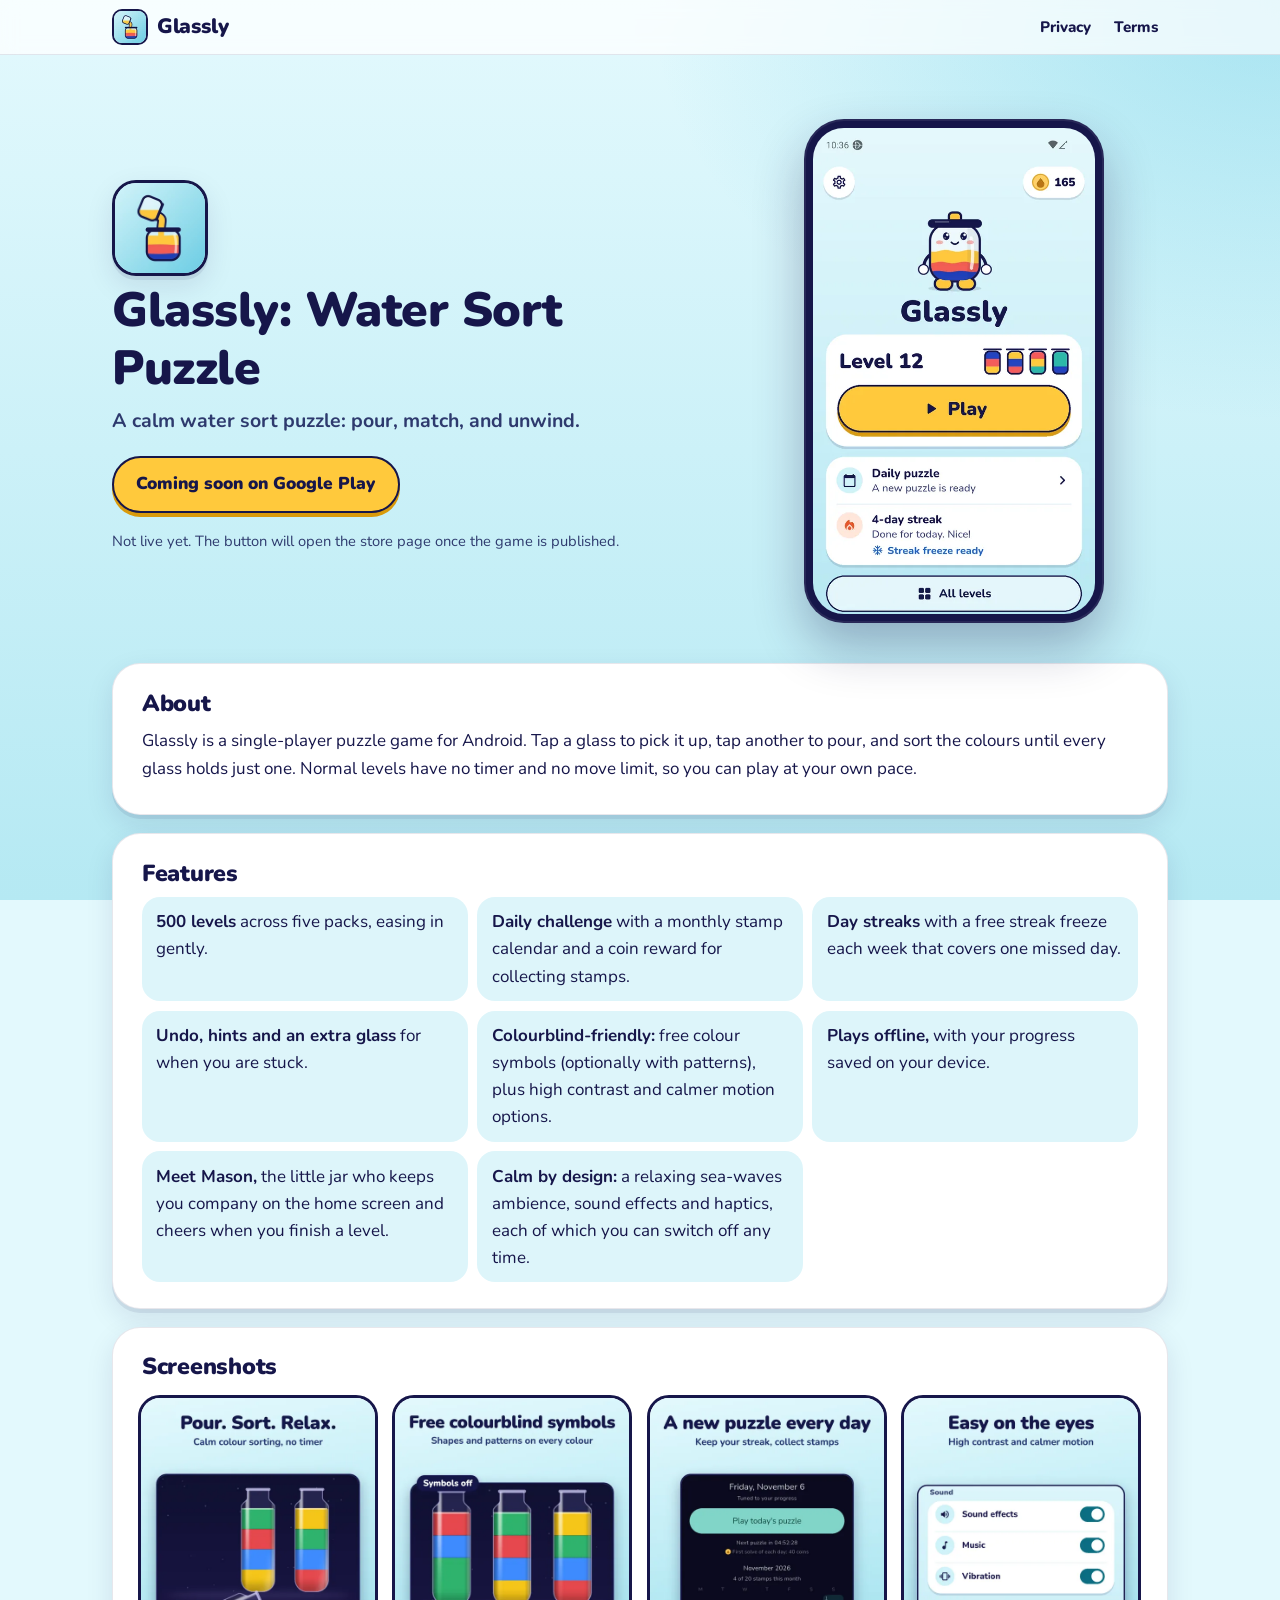
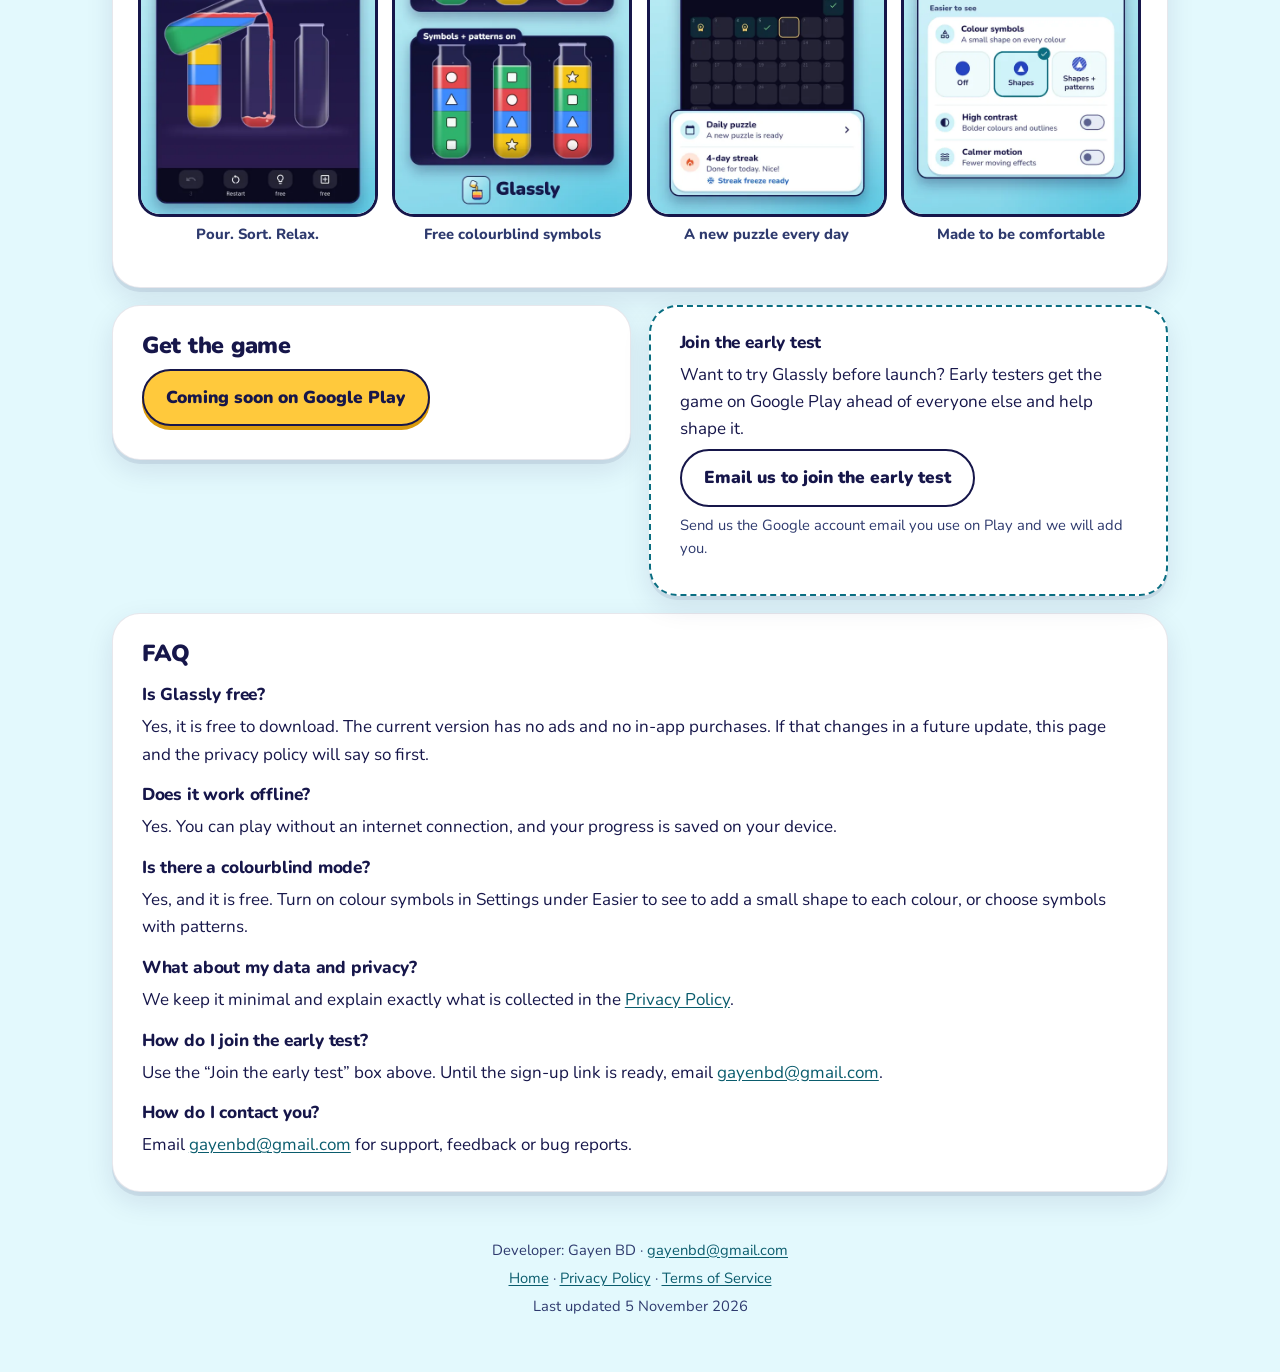
<file: index.html>
<!doctype html>
<html lang="en">
<head>
<meta charset="utf-8">
<meta name="viewport" content="width=device-width, initial-scale=1">
<title>Glassly: Water Sort Puzzle</title>
<meta name="description" content="Glassly is a calm water sort puzzle for Android. 500 levels, a daily challenge, day streaks, a colourblind-friendly mode, and it plays offline.">
<meta name="robots" content="index,follow">
<meta property="og:type" content="website">
<meta property="og:title" content="Glassly: Water Sort Puzzle">
<meta property="og:description" content="A calm water sort puzzle for Android. 500 levels, daily challenge, free colourblind mode, plays offline.">
<meta property="og:image" content="https://abdullahfoysal.github.io/watersortgame-legal/img/shot-pour-sort-relax.webp">
<meta property="og:url" content="https://abdullahfoysal.github.io/watersortgame-legal/">
<link rel="icon" type="image/svg+xml" href="img/favicon.svg">
<link rel="icon" type="image/png" sizes="64x64" href="img/favicon.png">
<link rel="apple-touch-icon" href="img/apple-touch-icon.png">
<link rel="preload" href="fonts/nunito-latin.woff2" as="font" type="font/woff2" crossorigin>
<link rel="stylesheet" href="site.css">
<meta name="theme-color" content="#E3F9FD" media="(prefers-color-scheme: light)">
<meta name="theme-color" content="#14154A" media="(prefers-color-scheme: dark)">
</head>
<body>
<header class="top"><div class="in">
<a class="brand" href="index.html"><img src="img/app-icon-64.webp" width="36" height="36" alt="">Glassly</a>
<nav aria-label="Site"><a href="privacy-policy.html">Privacy</a><a href="terms.html">Terms</a></nav>
</div></header>
<main>
<section class="hero">
<div>
<img class="icon" src="img/app-icon-192.webp" width="96" height="96" alt="Glassly app icon">
<h1>Glassly: Water Sort Puzzle</h1>
<p class="pitch">A calm water sort puzzle: pour, match, and unwind.</p>
<p><a class="btn" href="https://play.google.com/store/apps/details?id=com.gayenbd.waterpouring">Coming soon on Google Play</a></p>
<p class="note">Not live yet. The button will open the store page once the game is published.</p>
</div>
<div class="phone"><img src="img/home.webp" width="540" height="932" alt="The Glassly home screen: Mason the little jar above the Glassly name, a Level 12 card with a yellow Play button, a Today card with the daily puzzle and a 4-day streak, and an All levels button"></div>
</section>

<div>
<section class="card">
<h2>About</h2>
<p>Glassly is a single-player puzzle game for Android. Tap a glass to pick it up, tap another to pour, and sort the colours until every glass holds just one. Normal levels have no timer and no move limit, so you can play at your own pace.</p>

</section>

<section class="card">
<h2>Features</h2>
<ul class="feat">
<li><strong>500 levels</strong> across five packs, easing in gently.</li>
<li><strong>Daily challenge</strong> with a monthly stamp calendar and a coin reward for collecting stamps.</li>
<li><strong>Day streaks</strong> with a free streak freeze each week that covers one missed day.</li>
<li><strong>Undo, hints and an extra glass</strong> for when you are stuck.</li>
<li><strong>Colourblind-friendly:</strong> free colour symbols (optionally with patterns), plus high contrast and calmer motion options.</li>
<li><strong>Plays offline,</strong> with your progress saved on your device.</li>
<li><strong>Meet Mason,</strong> the little jar who keeps you company on the home screen and cheers when you finish a level.</li>
<li><strong>Calm by design:</strong> a relaxing sea-waves ambience, sound effects and haptics, each of which you can switch off any time.</li>
</ul>
</section>
</div>

<section class="card">
<h2>Screenshots</h2>
<div class="shots"><figure><img src="img/shot-pour-sort-relax.webp" width="540" height="960" loading="lazy" alt="A Glassly puzzle mid-pour: a glass tube pouring red liquid into an empty tube"><figcaption>Pour. Sort. Relax.</figcaption></figure><figure><img src="img/shot-free-colourblind-symbols.webp" width="540" height="960" loading="lazy" alt="The same Glassly board shown twice, once with colour symbols off and once with colour symbols and patterns on"><figcaption>Free colourblind symbols</figcaption></figure><figure><img src="img/shot-daily-challenge.webp" width="540" height="960" loading="lazy" alt="Glassly daily challenge screen with a monthly stamp calendar, and the home screen card with the daily puzzle and a 4-day streak"><figcaption>A new puzzle every day</figcaption></figure><figure><img src="img/shot-accessibility.webp" width="540" height="960" loading="lazy" alt="Glassly settings with sound effects, music and vibration switches, a colour symbols picker, high contrast and calmer motion"><figcaption>Made to be comfortable</figcaption></figure></div>
</section>

<div class="cols">
<section class="card">
<h2>Get the game</h2>
<p><a class="btn" href="https://play.google.com/store/apps/details?id=com.gayenbd.waterpouring">Coming soon on Google Play</a></p>
</section>
<section class="card early">
<h3>Join the early test</h3>
<p>Want to try Glassly before launch? Early testers get the game on Google Play ahead of everyone else and help shape it.</p>
<!-- PLACEHOLDER (owner to supply): replace the mailto link below with the tester opt-in / Google Group link, e.g. <a class="btn alt" href="https://groups.google.com/g/...">Join the early test</a> -->
<p><a class="btn alt" href="mailto:gayenbd@gmail.com?subject=Glassly%20early%20test%20request">Email us to join the early test</a></p>
<p class="note">Send us the Google account email you use on Play and we will add you.</p>
</section>
</div>

<section class="card">
<h2>FAQ</h2>
<h3>Is Glassly free?</h3>
<p>Yes, it is free to download. The current version has no ads and no in-app purchases. If that changes in a future update, this page and the privacy policy will say so first.</p>
<h3>Does it work offline?</h3>
<p>Yes. You can play without an internet connection, and your progress is saved on your device.</p>
<h3>Is there a colourblind mode?</h3>
<p>Yes, and it is free. Turn on colour symbols in Settings under Easier to see to add a small shape to each colour, or choose symbols with patterns.</p>
<h3>What about my data and privacy?</h3>
<p>We keep it minimal and explain exactly what is collected in the <a href="privacy-policy.html">Privacy Policy</a>.</p>
<h3>How do I join the early test?</h3>
<p>Use the &ldquo;Join the early test&rdquo; box above. Until the sign-up link is ready, email <a href="mailto:gayenbd@gmail.com?subject=Glassly%20early%20test%20request">gayenbd@gmail.com</a>.</p>
<h3>How do I contact you?</h3>
<p>Email <a href="mailto:gayenbd@gmail.com">gayenbd@gmail.com</a> for support, feedback or bug reports.</p>
</section>

<footer>
<p>Developer: Gayen BD &middot; <a href="mailto:gayenbd@gmail.com">gayenbd@gmail.com</a></p>
<p><a href="index.html">Home</a> &middot; <a href="privacy-policy.html">Privacy Policy</a> &middot; <a href="terms.html">Terms of Service</a></p>
<p>Last updated 5 November 2026</p>
</footer>
</main>
</body>
</html>
</file>
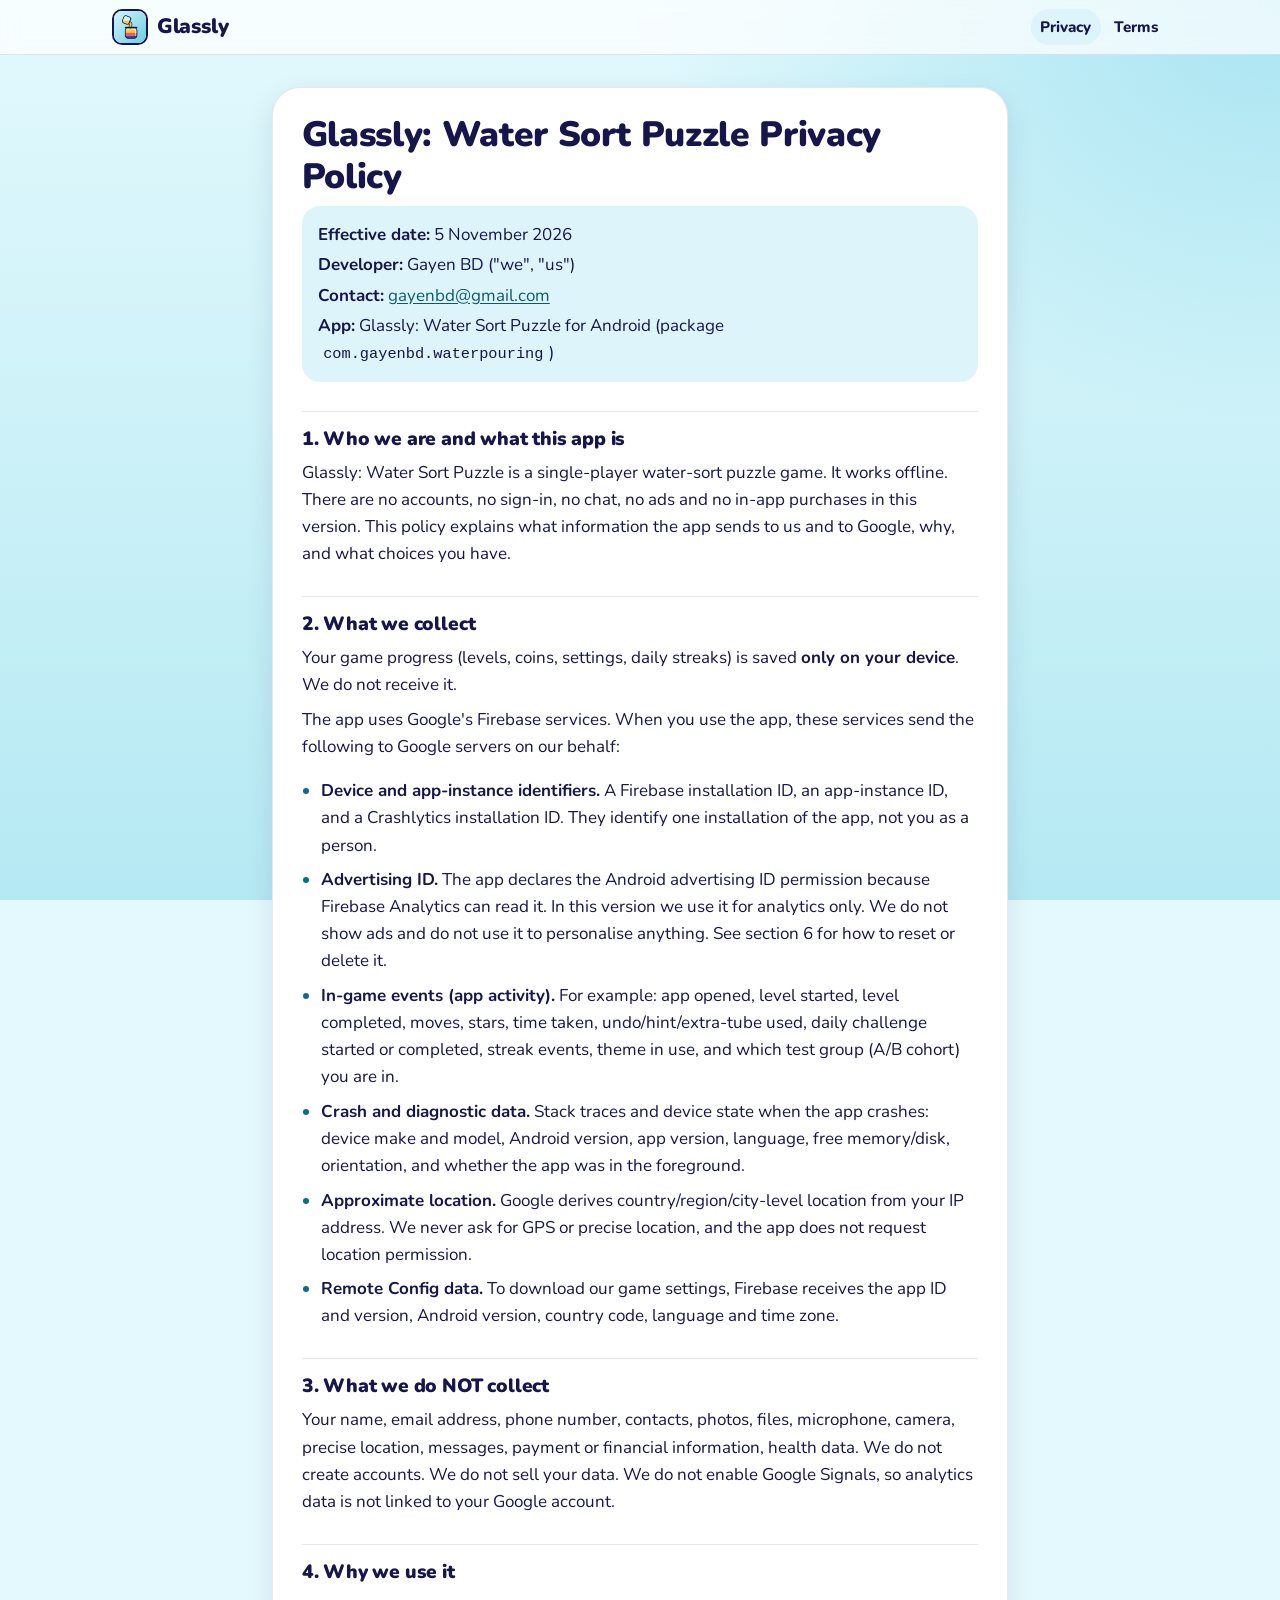
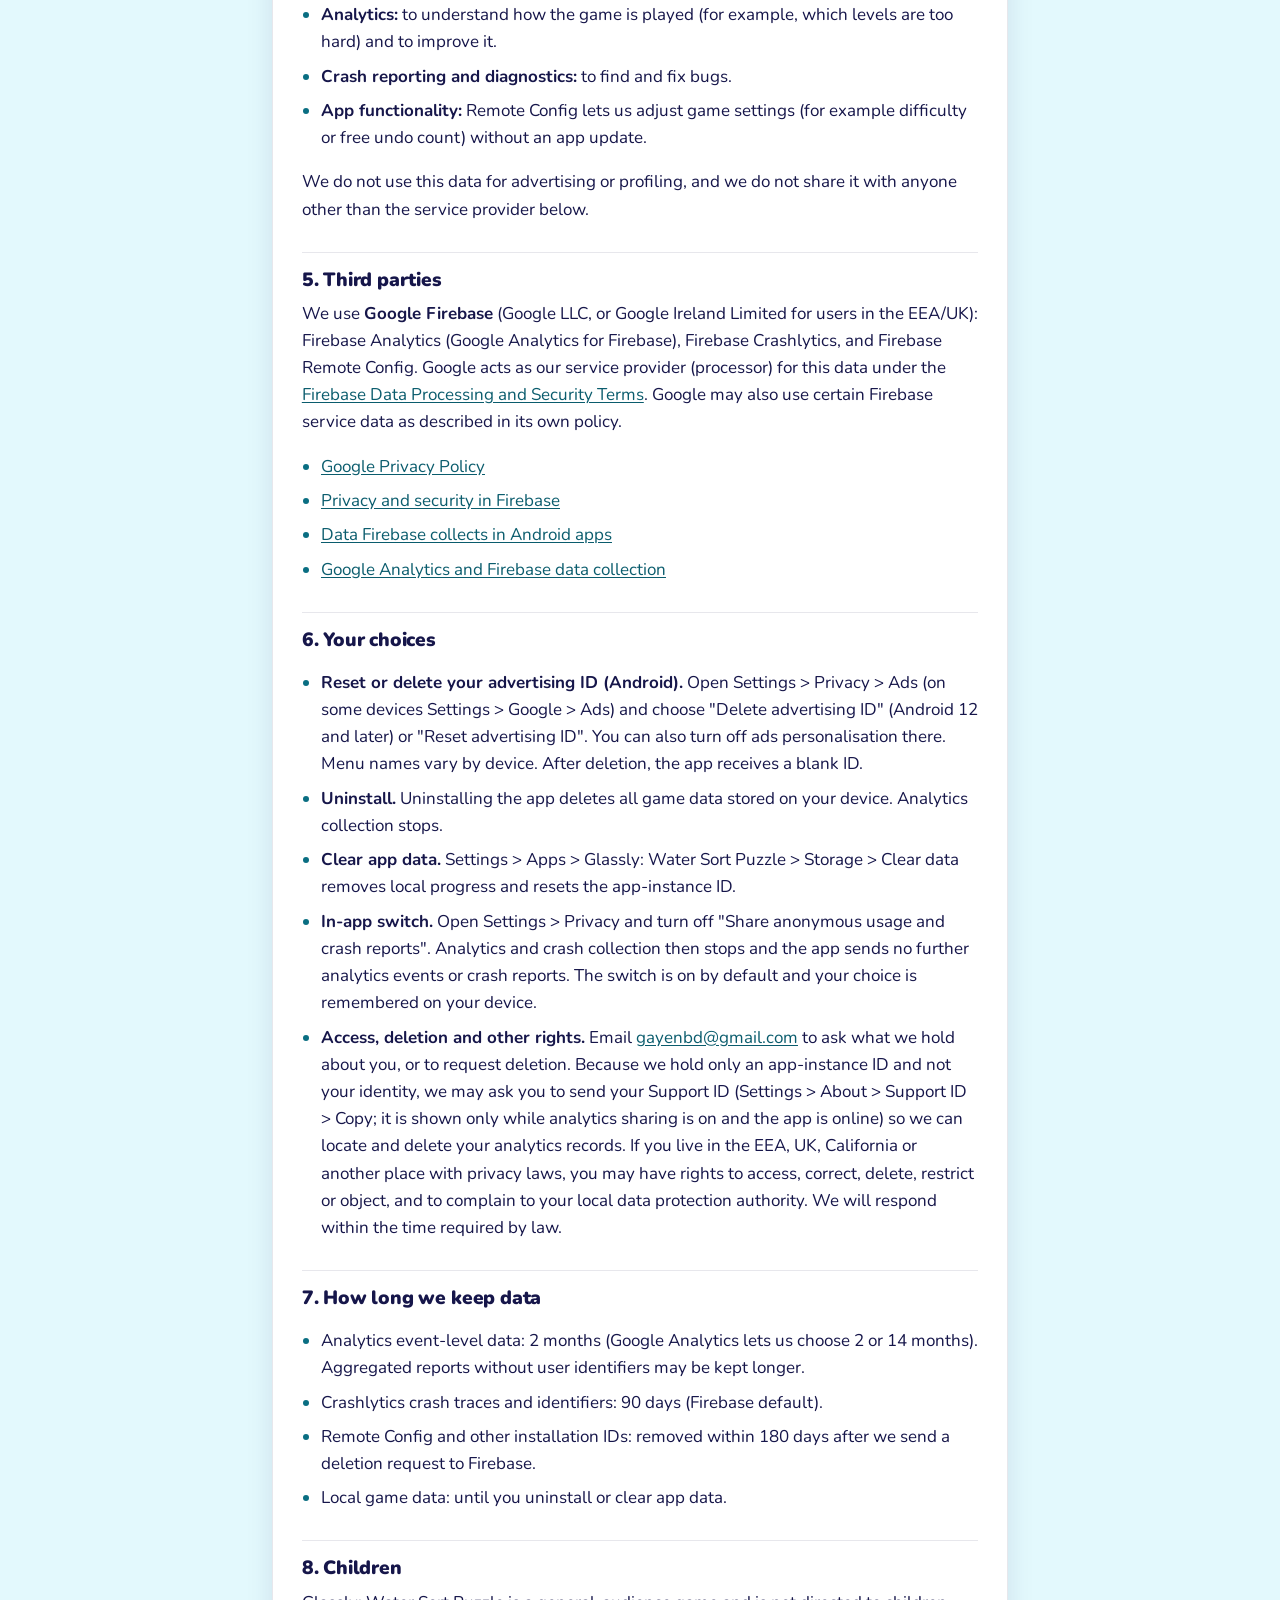
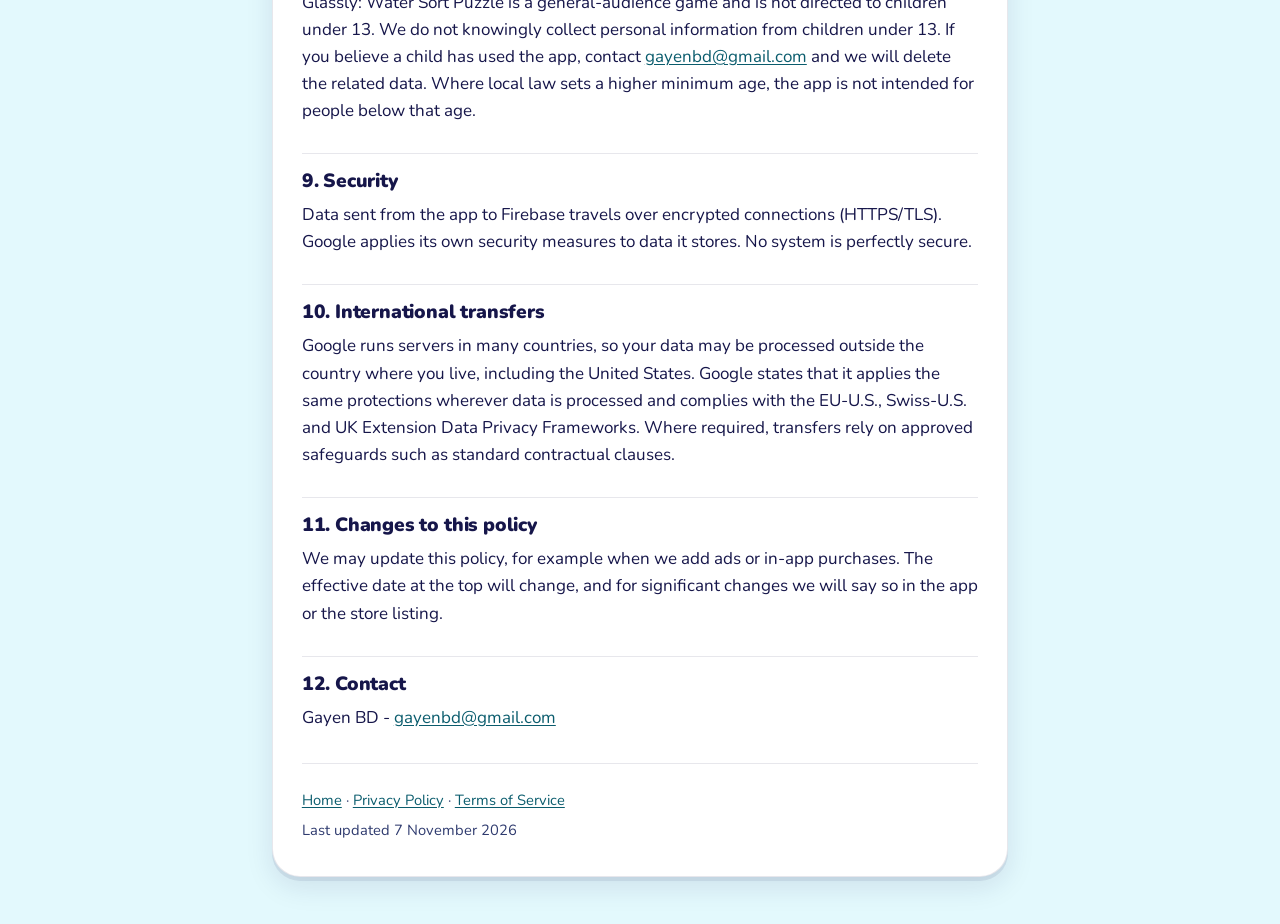
<file: privacy-policy.html>
<!doctype html>
<html lang="en">
<head>
<meta charset="utf-8">
<meta name="viewport" content="width=device-width, initial-scale=1">
<title>Glassly: Water Sort Puzzle Privacy Policy</title>
<link rel="icon" type="image/svg+xml" href="img/favicon.svg">
<link rel="icon" type="image/png" sizes="64x64" href="img/favicon.png">
<link rel="apple-touch-icon" href="img/apple-touch-icon.png">
<meta name="robots" content="index,follow">
<link rel="preload" href="fonts/nunito-latin.woff2" as="font" type="font/woff2" crossorigin>
<link rel="stylesheet" href="site.css">
<meta name="theme-color" content="#E3F9FD" media="(prefers-color-scheme: light)">
<meta name="theme-color" content="#14154A" media="(prefers-color-scheme: dark)">
</head>
<body>
<header class="top"><div class="in">
<a class="brand" href="index.html"><img src="img/app-icon-64.webp" width="36" height="36" alt="">Glassly</a>
<nav aria-label="Site"><a href="privacy-policy.html" aria-current="page">Privacy</a><a href="terms.html">Terms</a></nav>
</div></header>
<main>
<article class="card doc">
<h1>Glassly: Water Sort Puzzle Privacy Policy</h1>
<div class="meta">
<p><strong>Effective date:</strong> 5 November 2026</p>
<p><strong>Developer:</strong> Gayen BD ("we", "us")</p>
<p><strong>Contact:</strong> <a href="mailto:gayenbd@gmail.com">gayenbd@gmail.com</a></p>
<p><strong>App:</strong> Glassly: Water Sort Puzzle for Android (package <code>com.gayenbd.waterpouring</code>)</p>
</div>

<h2>1. Who we are and what this app is</h2>
<p>Glassly: Water Sort Puzzle is a single-player water-sort puzzle game. It works offline. There are no accounts, no sign-in, no chat, no ads and no in-app purchases in this version. This policy explains what information the app sends to us and to Google, why, and what choices you have.</p>

<h2>2. What we collect</h2>
<p>Your game progress (levels, coins, settings, daily streaks) is saved <strong>only on your device</strong>. We do not receive it.</p>
<p>The app uses Google's Firebase services. When you use the app, these services send the following to Google servers on our behalf:</p>
<ul>
<li><strong>Device and app-instance identifiers.</strong> A Firebase installation ID, an app-instance ID, and a Crashlytics installation ID. They identify one installation of the app, not you as a person.</li>
<li><strong>Advertising ID.</strong> The app declares the Android advertising ID permission because Firebase Analytics can read it. In this version we use it for analytics only. We do not show ads and do not use it to personalise anything. See section 6 for how to reset or delete it.</li>
<li><strong>In-game events (app activity).</strong> For example: app opened, level started, level completed, moves, stars, time taken, undo/hint/extra-tube used, daily challenge started or completed, streak events, theme in use, and which test group (A/B cohort) you are in.</li>
<li><strong>Crash and diagnostic data.</strong> Stack traces and device state when the app crashes: device make and model, Android version, app version, language, free memory/disk, orientation, and whether the app was in the foreground.</li>
<li><strong>Approximate location.</strong> Google derives country/region/city-level location from your IP address. We never ask for GPS or precise location, and the app does not request location permission.</li>
<li><strong>Remote Config data.</strong> To download our game settings, Firebase receives the app ID and version, Android version, country code, language and time zone.</li>
</ul>

<h2>3. What we do NOT collect</h2>
<p>Your name, email address, phone number, contacts, photos, files, microphone, camera, precise location, messages, payment or financial information, health data. We do not create accounts. We do not sell your data. We do not enable Google Signals, so analytics data is not linked to your Google account.</p>

<h2>4. Why we use it</h2>
<ul>
<li><strong>Analytics:</strong> to understand how the game is played (for example, which levels are too hard) and to improve it.</li>
<li><strong>Crash reporting and diagnostics:</strong> to find and fix bugs.</li>
<li><strong>App functionality:</strong> Remote Config lets us adjust game settings (for example difficulty or free undo count) without an app update.</li>
</ul>
<p>We do not use this data for advertising or profiling, and we do not share it with anyone other than the service provider below.</p>

<h2>5. Third parties</h2>
<p>We use <strong>Google Firebase</strong> (Google LLC, or Google Ireland Limited for users in the EEA/UK): Firebase Analytics (Google Analytics for Firebase), Firebase Crashlytics, and Firebase Remote Config. Google acts as our service provider (processor) for this data under the <a href="https://firebase.google.com/terms/data-processing-terms">Firebase Data Processing and Security Terms</a>. Google may also use certain Firebase service data as described in its own policy.</p>
<ul>
<li><a href="https://policies.google.com/privacy">Google Privacy Policy</a></li>
<li><a href="https://firebase.google.com/support/privacy">Privacy and security in Firebase</a></li>
<li><a href="https://firebase.google.com/docs/android/play-data-disclosure">Data Firebase collects in Android apps</a></li>
<li><a href="https://firebase.google.com/docs/analytics/configure-data-collection">Google Analytics and Firebase data collection</a></li>
</ul>

<h2>6. Your choices</h2>
<ul>
<li><strong>Reset or delete your advertising ID (Android).</strong> Open Settings &gt; Privacy &gt; Ads (on some devices Settings &gt; Google &gt; Ads) and choose "Delete advertising ID" (Android 12 and later) or "Reset advertising ID". You can also turn off ads personalisation there. Menu names vary by device. After deletion, the app receives a blank ID.</li>
<li><strong>Uninstall.</strong> Uninstalling the app deletes all game data stored on your device. Analytics collection stops.</li>
<li><strong>Clear app data.</strong> Settings &gt; Apps &gt; Glassly: Water Sort Puzzle &gt; Storage &gt; Clear data removes local progress and resets the app-instance ID.</li>
<li><strong>In-app switch.</strong> Open Settings &gt; Privacy and turn off "Share anonymous usage and crash reports". Analytics and crash collection then stops and the app sends no further analytics events or crash reports. The switch is on by default and your choice is remembered on your device.</li>
<li><strong>Access, deletion and other rights.</strong> Email <a href="mailto:gayenbd@gmail.com">gayenbd@gmail.com</a> to ask what we hold about you, or to request deletion. Because we hold only an app-instance ID and not your identity, we may ask you to send your Support ID (Settings &gt; About &gt; Support ID &gt; Copy; it is shown only while analytics sharing is on and the app is online) so we can locate and delete your analytics records. If you live in the EEA, UK, California or another place with privacy laws, you may have rights to access, correct, delete, restrict or object, and to complain to your local data protection authority. We will respond within the time required by law.</li>
</ul>

<h2>7. How long we keep data</h2>
<ul>
<li>Analytics event-level data: 2 months (Google Analytics lets us choose 2 or 14 months). Aggregated reports without user identifiers may be kept longer.</li>
<li>Crashlytics crash traces and identifiers: 90 days (Firebase default).</li>
<li>Remote Config and other installation IDs: removed within 180 days after we send a deletion request to Firebase.</li>
<li>Local game data: until you uninstall or clear app data.</li>
</ul>

<h2>8. Children</h2>
<p>Glassly: Water Sort Puzzle is a general-audience game and is not directed to children under 13. We do not knowingly collect personal information from children under 13. If you believe a child has used the app, contact <a href="mailto:gayenbd@gmail.com">gayenbd@gmail.com</a> and we will delete the related data. Where local law sets a higher minimum age, the app is not intended for people below that age.</p>

<h2>9. Security</h2>
<p>Data sent from the app to Firebase travels over encrypted connections (HTTPS/TLS). Google applies its own security measures to data it stores. No system is perfectly secure.</p>

<h2>10. International transfers</h2>
<p>Google runs servers in many countries, so your data may be processed outside the country where you live, including the United States. Google states that it applies the same protections wherever data is processed and complies with the EU-U.S., Swiss-U.S. and UK Extension Data Privacy Frameworks. Where required, transfers rely on approved safeguards such as standard contractual clauses.</p>

<h2>11. Changes to this policy</h2>
<p>We may update this policy, for example when we add ads or in-app purchases. The effective date at the top will change, and for significant changes we will say so in the app or the store listing.</p>

<h2>12. Contact</h2>
<p>Gayen BD - <a href="mailto:gayenbd@gmail.com">gayenbd@gmail.com</a></p>

<footer>
<p><a href="index.html">Home</a> &middot; <a href="privacy-policy.html">Privacy Policy</a> &middot; <a href="terms.html">Terms of Service</a></p>
<p>Last updated 7 November 2026</p>
</footer>
</article>
</main>
</body>
</html>
</file>
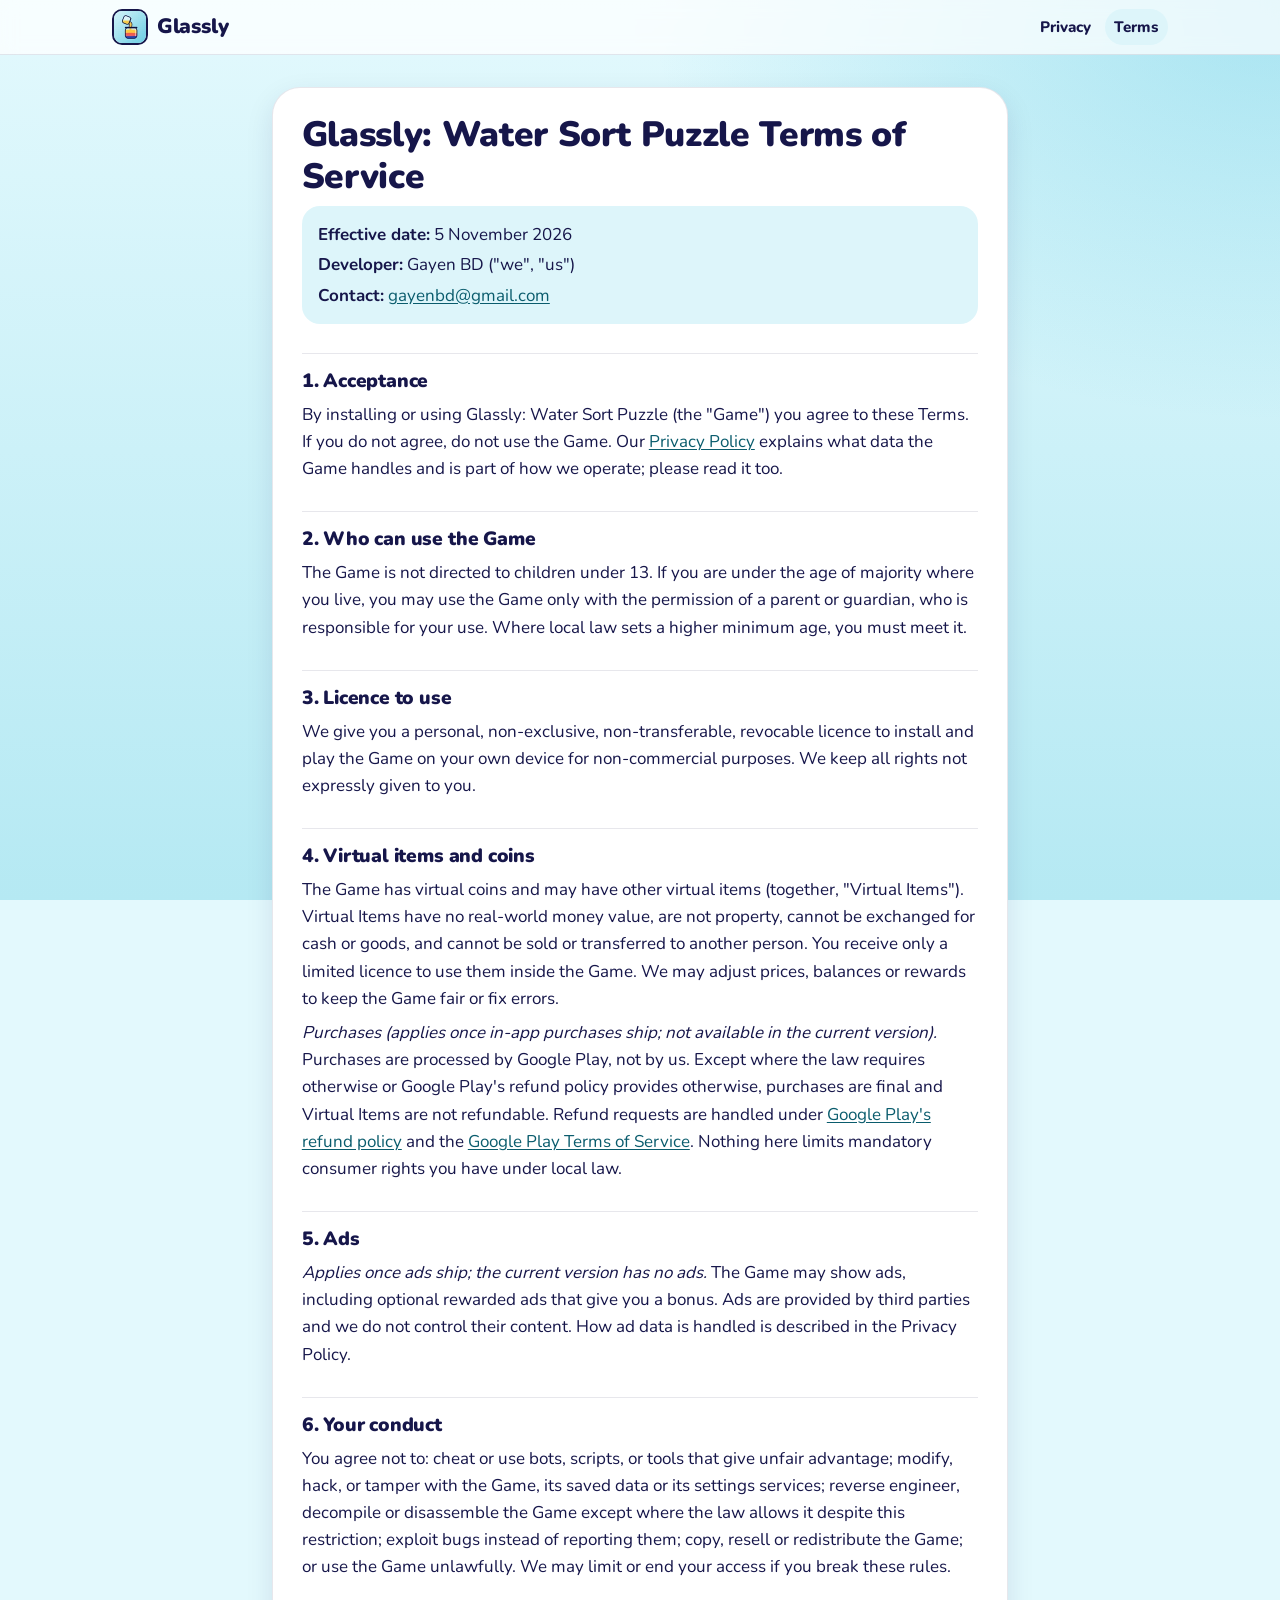
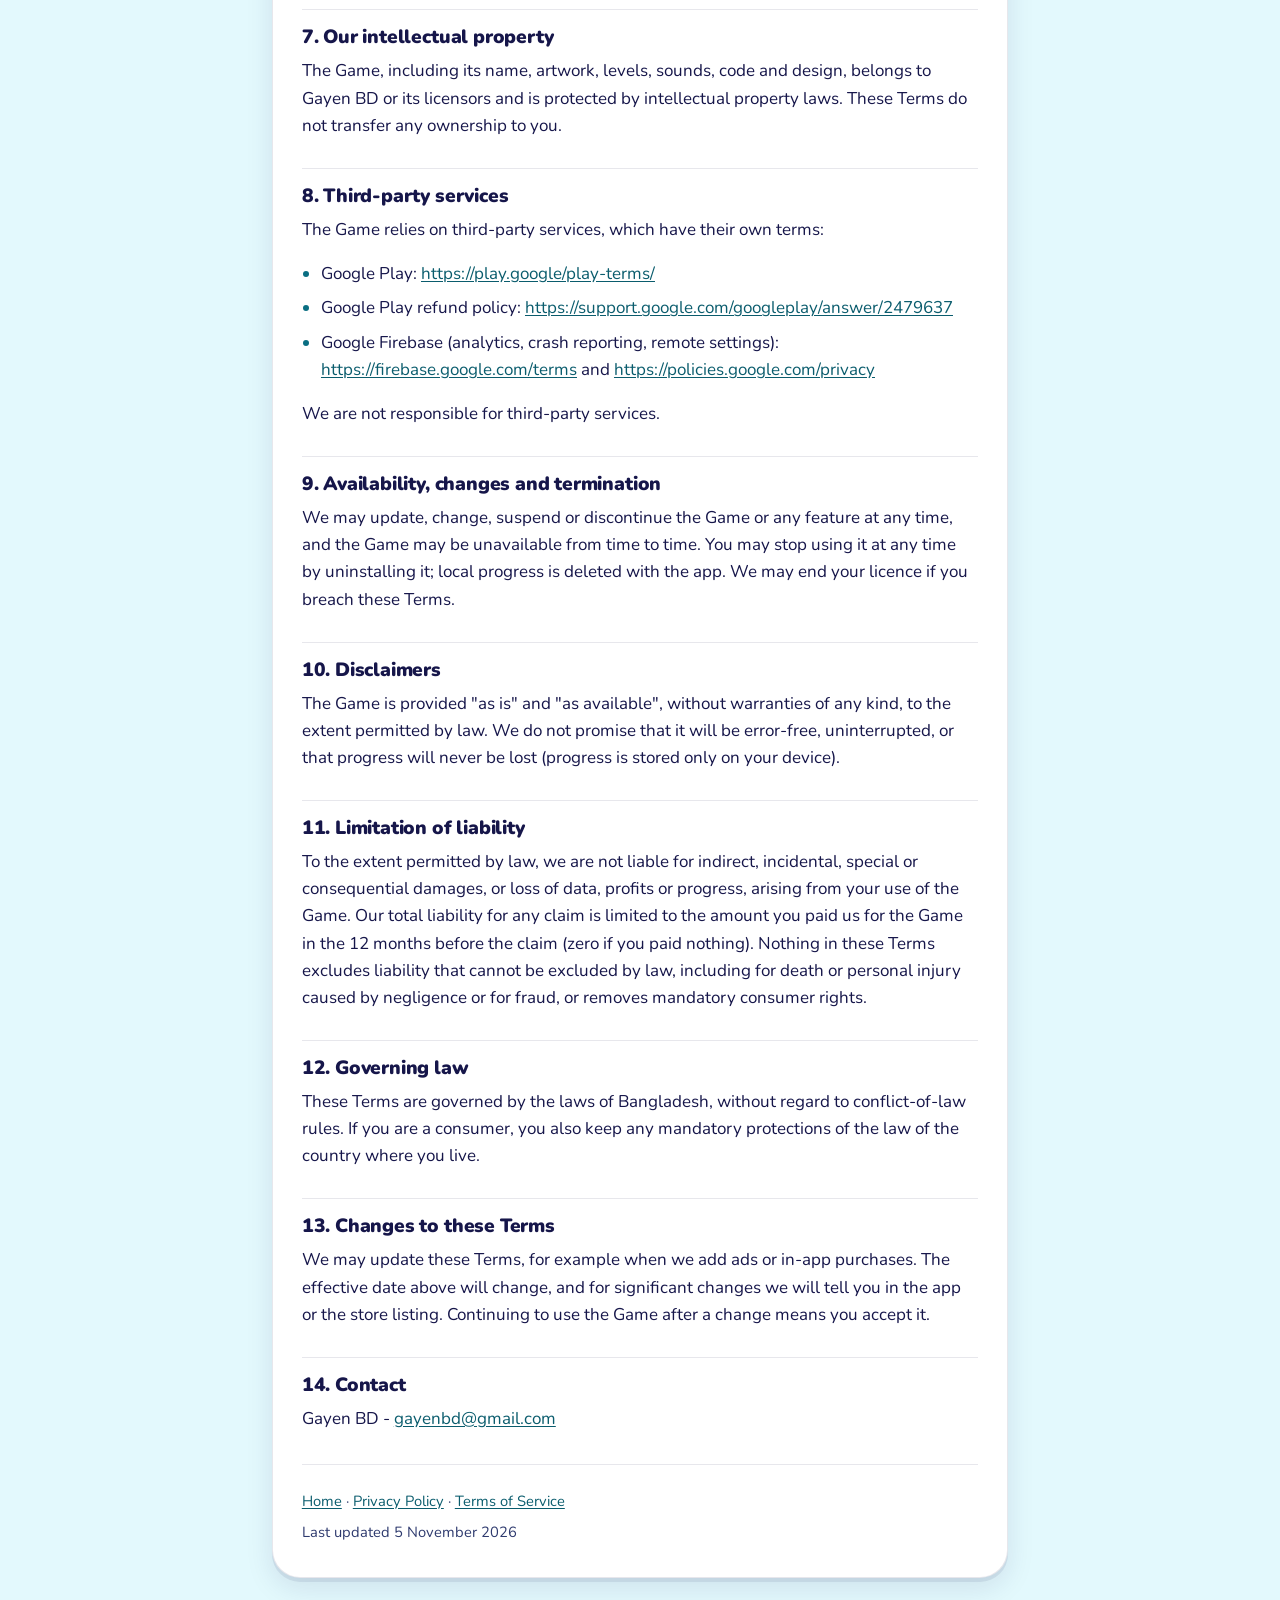
<file: terms.html>
<!doctype html>
<html lang="en">
<head>
<meta charset="utf-8">
<meta name="viewport" content="width=device-width, initial-scale=1">
<title>Glassly: Water Sort Puzzle Terms of Service</title>
<link rel="icon" type="image/svg+xml" href="img/favicon.svg">
<link rel="icon" type="image/png" sizes="64x64" href="img/favicon.png">
<link rel="apple-touch-icon" href="img/apple-touch-icon.png">
<meta name="robots" content="index,follow">
<link rel="preload" href="fonts/nunito-latin.woff2" as="font" type="font/woff2" crossorigin>
<link rel="stylesheet" href="site.css">
<meta name="theme-color" content="#E3F9FD" media="(prefers-color-scheme: light)">
<meta name="theme-color" content="#14154A" media="(prefers-color-scheme: dark)">
</head>
<body>
<header class="top"><div class="in">
<a class="brand" href="index.html"><img src="img/app-icon-64.webp" width="36" height="36" alt="">Glassly</a>
<nav aria-label="Site"><a href="privacy-policy.html">Privacy</a><a href="terms.html" aria-current="page">Terms</a></nav>
</div></header>
<main>
<article class="card doc">
<h1>Glassly: Water Sort Puzzle Terms of Service</h1>
<div class="meta">
<p><strong>Effective date:</strong> 5 November 2026</p>
<p><strong>Developer:</strong> Gayen BD ("we", "us")</p>
<p><strong>Contact:</strong> <a href="mailto:gayenbd@gmail.com">gayenbd@gmail.com</a></p>
</div>
<h2>1. Acceptance</h2>
<p>By installing or using Glassly: Water Sort Puzzle (the "Game") you agree to these Terms. If you do not agree, do not use the Game. Our <a href="privacy-policy.html">Privacy Policy</a> explains what data the Game handles and is part of how we operate; please read it too.</p>
<h2>2. Who can use the Game</h2>
<p>The Game is not directed to children under 13. If you are under the age of majority where you live, you may use the Game only with the permission of a parent or guardian, who is responsible for your use. Where local law sets a higher minimum age, you must meet it.</p>
<h2>3. Licence to use</h2>
<p>We give you a personal, non-exclusive, non-transferable, revocable licence to install and play the Game on your own device for non-commercial purposes. We keep all rights not expressly given to you.</p>
<h2>4. Virtual items and coins</h2>
<p>The Game has virtual coins and may have other virtual items (together, "Virtual Items"). Virtual Items have no real-world money value, are not property, cannot be exchanged for cash or goods, and cannot be sold or transferred to another person. You receive only a limited licence to use them inside the Game. We may adjust prices, balances or rewards to keep the Game fair or fix errors.</p>
<p><em>Purchases (applies once in-app purchases ship; not available in the current version).</em> Purchases are processed by Google Play, not by us. Except where the law requires otherwise or Google Play's refund policy provides otherwise, purchases are final and Virtual Items are not refundable. Refund requests are handled under <a href="https://support.google.com/googleplay/answer/2479637">Google Play's refund policy</a> and the <a href="https://play.google/play-terms/">Google Play Terms of Service</a>. Nothing here limits mandatory consumer rights you have under local law.</p>
<h2>5. Ads</h2>
<p><em>Applies once ads ship; the current version has no ads.</em> The Game may show ads, including optional rewarded ads that give you a bonus. Ads are provided by third parties and we do not control their content. How ad data is handled is described in the Privacy Policy.</p>
<h2>6. Your conduct</h2>
<p>You agree not to: cheat or use bots, scripts, or tools that give unfair advantage; modify, hack, or tamper with the Game, its saved data or its settings services; reverse engineer, decompile or disassemble the Game except where the law allows it despite this restriction; exploit bugs instead of reporting them; copy, resell or redistribute the Game; or use the Game unlawfully. We may limit or end your access if you break these rules.</p>
<h2>7. Our intellectual property</h2>
<p>The Game, including its name, artwork, levels, sounds, code and design, belongs to Gayen BD or its licensors and is protected by intellectual property laws. These Terms do not transfer any ownership to you.</p>
<h2>8. Third-party services</h2>
<p>The Game relies on third-party services, which have their own terms:</p>
<ul>
<li>Google Play: <a href="https://play.google/play-terms/">https://play.google/play-terms/</a></li>
<li>Google Play refund policy: <a href="https://support.google.com/googleplay/answer/2479637">https://support.google.com/googleplay/answer/2479637</a></li>
<li>Google Firebase (analytics, crash reporting, remote settings): <a href="https://firebase.google.com/terms">https://firebase.google.com/terms</a> and <a href="https://policies.google.com/privacy">https://policies.google.com/privacy</a></li>
</ul>
<p>We are not responsible for third-party services.</p>
<h2>9. Availability, changes and termination</h2>
<p>We may update, change, suspend or discontinue the Game or any feature at any time, and the Game may be unavailable from time to time. You may stop using it at any time by uninstalling it; local progress is deleted with the app. We may end your licence if you breach these Terms.</p>
<h2>10. Disclaimers</h2>
<p>The Game is provided "as is" and "as available", without warranties of any kind, to the extent permitted by law. We do not promise that it will be error-free, uninterrupted, or that progress will never be lost (progress is stored only on your device).</p>
<h2>11. Limitation of liability</h2>
<p>To the extent permitted by law, we are not liable for indirect, incidental, special or consequential damages, or loss of data, profits or progress, arising from your use of the Game. Our total liability for any claim is limited to the amount you paid us for the Game in the 12 months before the claim (zero if you paid nothing). Nothing in these Terms excludes liability that cannot be excluded by law, including for death or personal injury caused by negligence or for fraud, or removes mandatory consumer rights.</p>
<h2>12. Governing law</h2>
<p>These Terms are governed by the laws of Bangladesh, without regard to conflict-of-law rules. If you are a consumer, you also keep any mandatory protections of the law of the country where you live.</p>
<h2>13. Changes to these Terms</h2>
<p>We may update these Terms, for example when we add ads or in-app purchases. The effective date above will change, and for significant changes we will tell you in the app or the store listing. Continuing to use the Game after a change means you accept it.</p>
<h2>14. Contact</h2>
<p>Gayen BD - <a href="mailto:gayenbd@gmail.com">gayenbd@gmail.com</a></p>
<footer>
<p><a href="index.html">Home</a> &middot; <a href="privacy-policy.html">Privacy Policy</a> &middot; <a href="terms.html">Terms of Service</a></p>
<p>Last updated 5 November 2026</p>
</footer>
</article>
</main>
</body>
</html>
</file>
<file: site.css>
/* Glassly site — brand theme (WP-24d). Tokens follow docs/design/home-settings-redesign.md.
   Font: Nunito (SIL OFL 1.1, see fonts/OFL.txt), self-hosted Latin subset, variable 400-900. No third-party requests. */
@font-face{font-family:Nunito;src:url("fonts/nunito-latin.woff2") format("woff2");font-weight:400 900;font-style:normal;font-display:swap}
:root{
  --bg1:#E3F9FD;--bg2:#B5E9F3;--glow:rgba(60,190,220,.35);
  --fg:#16164A;--muted:#2E3A6E;--accent:#0A6E82;--link:#0A5C6D;
  --card:#FFFFFF;--card-line:rgba(22,22,74,.10);--shadow:0 4px 0 rgba(22,22,74,.08),0 10px 28px rgba(22,22,74,.10);
  --chip:#DDF5FA;--cta:#FFC93C;--cta-fg:#16164A;--cta-edge:#D99A0B;--outline:#16164A;
  --frame:#16164A;--header:rgba(255,255,255,.72)
}
:root{color-scheme:light dark}
@media (prefers-color-scheme:dark){:root{
  --bg1:#14154A;--bg2:#0C0D30;--glow:rgba(10,110,130,.35);
  --fg:#F3FBFF;--muted:#C4CCEC;--accent:#7FD3E8;--link:#8FDCEE;
  --card:#1E2163;--card-line:rgba(243,251,255,.10);--shadow:0 4px 0 rgba(0,0,0,.25),0 10px 28px rgba(0,0,0,.30);
  --chip:#2A2E7A;--cta:#FFC93C;--cta-fg:#16164A;--cta-edge:#B07A00;--outline:#F3FBFF;
  --frame:#05061C;--header:rgba(20,21,74,.80)
}}
*{box-sizing:border-box}
html{-webkit-text-size-adjust:100%}
body{margin:0;min-height:100vh;color:var(--fg);font:17px/1.6 Nunito,system-ui,-apple-system,"Segoe UI",Roboto,sans-serif;
  background:var(--bg1);background-image:radial-gradient(900px 600px at 100% 0,var(--glow),transparent 70%),linear-gradient(180deg,var(--bg1) 0,var(--bg2) 100%);background-attachment:fixed;overflow-x:hidden}
a{color:var(--link);overflow-wrap:anywhere;text-underline-offset:2px}
a:focus-visible,.btn:focus-visible{outline:3px solid var(--accent);outline-offset:3px;border-radius:12px}
img{max-width:100%}
code{font-size:.9em;background:var(--chip);padding:.05em .35em;border-radius:6px;overflow-wrap:anywhere}

/* header */
.top{position:sticky;top:0;z-index:5;background:var(--header);-webkit-backdrop-filter:blur(8px);backdrop-filter:blur(8px);border-bottom:1px solid var(--card-line)}
.top .in{max-width:68rem;margin:0 auto;padding:.55rem 1rem;display:flex;align-items:center;justify-content:space-between;gap:.75rem}
.brand{display:flex;align-items:center;gap:.55rem;color:var(--fg);text-decoration:none;font-weight:900;font-size:1.3rem;letter-spacing:-.01em}
.brand img{width:36px;height:36px;border-radius:10px;border:2px solid var(--outline)}
.top nav{display:flex;gap:.25rem;font-weight:800;font-size:.95rem}
.top nav a{color:var(--fg);text-decoration:none;padding:.35rem .6rem;border-radius:999px}
.top nav a:hover,.top nav a[aria-current]{background:var(--chip)}

main{max-width:68rem;margin:0 auto;padding:1.25rem 1rem 3rem}
h1,h2,h3{line-height:1.2;letter-spacing:-.01em}
h1{font-weight:900;font-size:clamp(1.9rem,6.5vw,3rem);margin:.4rem 0 .5rem}
h2{font-weight:900;font-size:1.45rem;margin:0 0 .6rem}
h3{font-weight:800;font-size:1.08rem;margin:1.1rem 0 .15rem}
ul{padding-left:1.2rem}
li{margin:.45rem 0}
li::marker{color:var(--accent)}

/* hero */
.hero{display:grid;gap:1.75rem;align-items:center;padding:1rem 0 1.5rem}
.hero .icon{display:block;width:96px;height:96px;border-radius:24px;border:3px solid var(--outline);box-shadow:var(--shadow)}
.pitch{font-size:1.22rem;font-weight:700;color:var(--muted);margin:0 0 1.2rem}
.btn{display:inline-flex;align-items:center;gap:.5rem;background:var(--cta);color:var(--cta-fg);text-decoration:none;font-weight:900;font-size:1.08rem;
  padding:.8rem 1.4rem;border-radius:999px;border:2.5px solid #16164A;box-shadow:0 4px 0 var(--cta-edge);transition:transform .12s}
.btn:hover{transform:translateY(-1px)}
.btn:active{transform:translateY(2px);box-shadow:0 2px 0 var(--cta-edge)}
.btn.alt{background:transparent;color:var(--fg);border-color:var(--outline);box-shadow:none}
.note{color:var(--muted);font-size:.92rem;margin:.55rem 0}
.phone{justify-self:center;width:min(72vw,270px);padding:9px;border-radius:40px;background:var(--frame);box-shadow:0 24px 50px rgba(22,22,74,.30),inset 0 0 0 2px rgba(255,255,255,.08)}
.phone img{display:block;width:100%;height:auto;border-radius:31px}

/* cards */
.card{background:var(--card);border:1px solid var(--card-line);border-radius:28px;box-shadow:var(--shadow);padding:1.25rem 1.25rem;margin:0 0 1.1rem}
.card p{margin:.45rem 0}
.card > :first-child{margin-top:0}
.feat{list-style:none;padding:0;margin:0;display:grid;gap:.6rem}
.feat li{margin:0;background:var(--chip);border-radius:18px;padding:.7rem .9rem}
.cols{display:grid;gap:0 1.1rem;align-items:start}
.early{border:2.5px dashed var(--accent)}

/* gallery: scrolls inside its own box, never the page */
.shots{display:flex;gap:.9rem;overflow-x:auto;padding:.25rem .25rem .9rem;margin:0 -.25rem;scroll-snap-type:x proximity;-webkit-overflow-scrolling:touch}
.shots figure{margin:0;flex:0 0 auto;scroll-snap-align:start;text-align:center;color:var(--muted);font-weight:800;font-size:.92rem}
.shots img{display:block;width:min(58vw,240px);height:auto;border-radius:22px;border:3px solid var(--outline);margin-bottom:.4rem}

footer{margin-top:1.5rem;padding:1.1rem 0 0;color:var(--muted);font-size:.92rem;text-align:center}
footer p{margin:.3rem 0}

/* legal pages */
.doc{max-width:46rem;margin:0 auto}
.doc h1{font-size:clamp(1.6rem,5.5vw,2.2rem)}
.doc h2{font-size:1.2rem;margin:1.8rem 0 .5rem;padding-top:1rem;border-top:1px solid var(--card-line)}
.doc .meta{background:var(--chip);border-radius:18px;padding:.75rem 1rem;color:var(--fg)}
.doc .meta p{margin:.2rem 0}
.doc footer{text-align:left;border-top:1px solid var(--card-line);margin-top:2rem}

@media (min-width:860px){
  main{padding-top:2rem}
  .hero{grid-template-columns:1.15fr .85fr;gap:3rem;padding:2rem 0 2.5rem}
  .phone{width:300px}
  .cols{grid-template-columns:1fr 1fr}
  .feat{grid-template-columns:repeat(auto-fit,minmax(250px,1fr))}
  .card{padding:1.6rem 1.8rem}
}
@media (prefers-reduced-motion:reduce){.btn{transition:none}}
@media (max-width:400px){.btn{font-size:1rem;padding:.75rem 1.1rem}.card{padding:1.1rem 1rem}}
</file>
